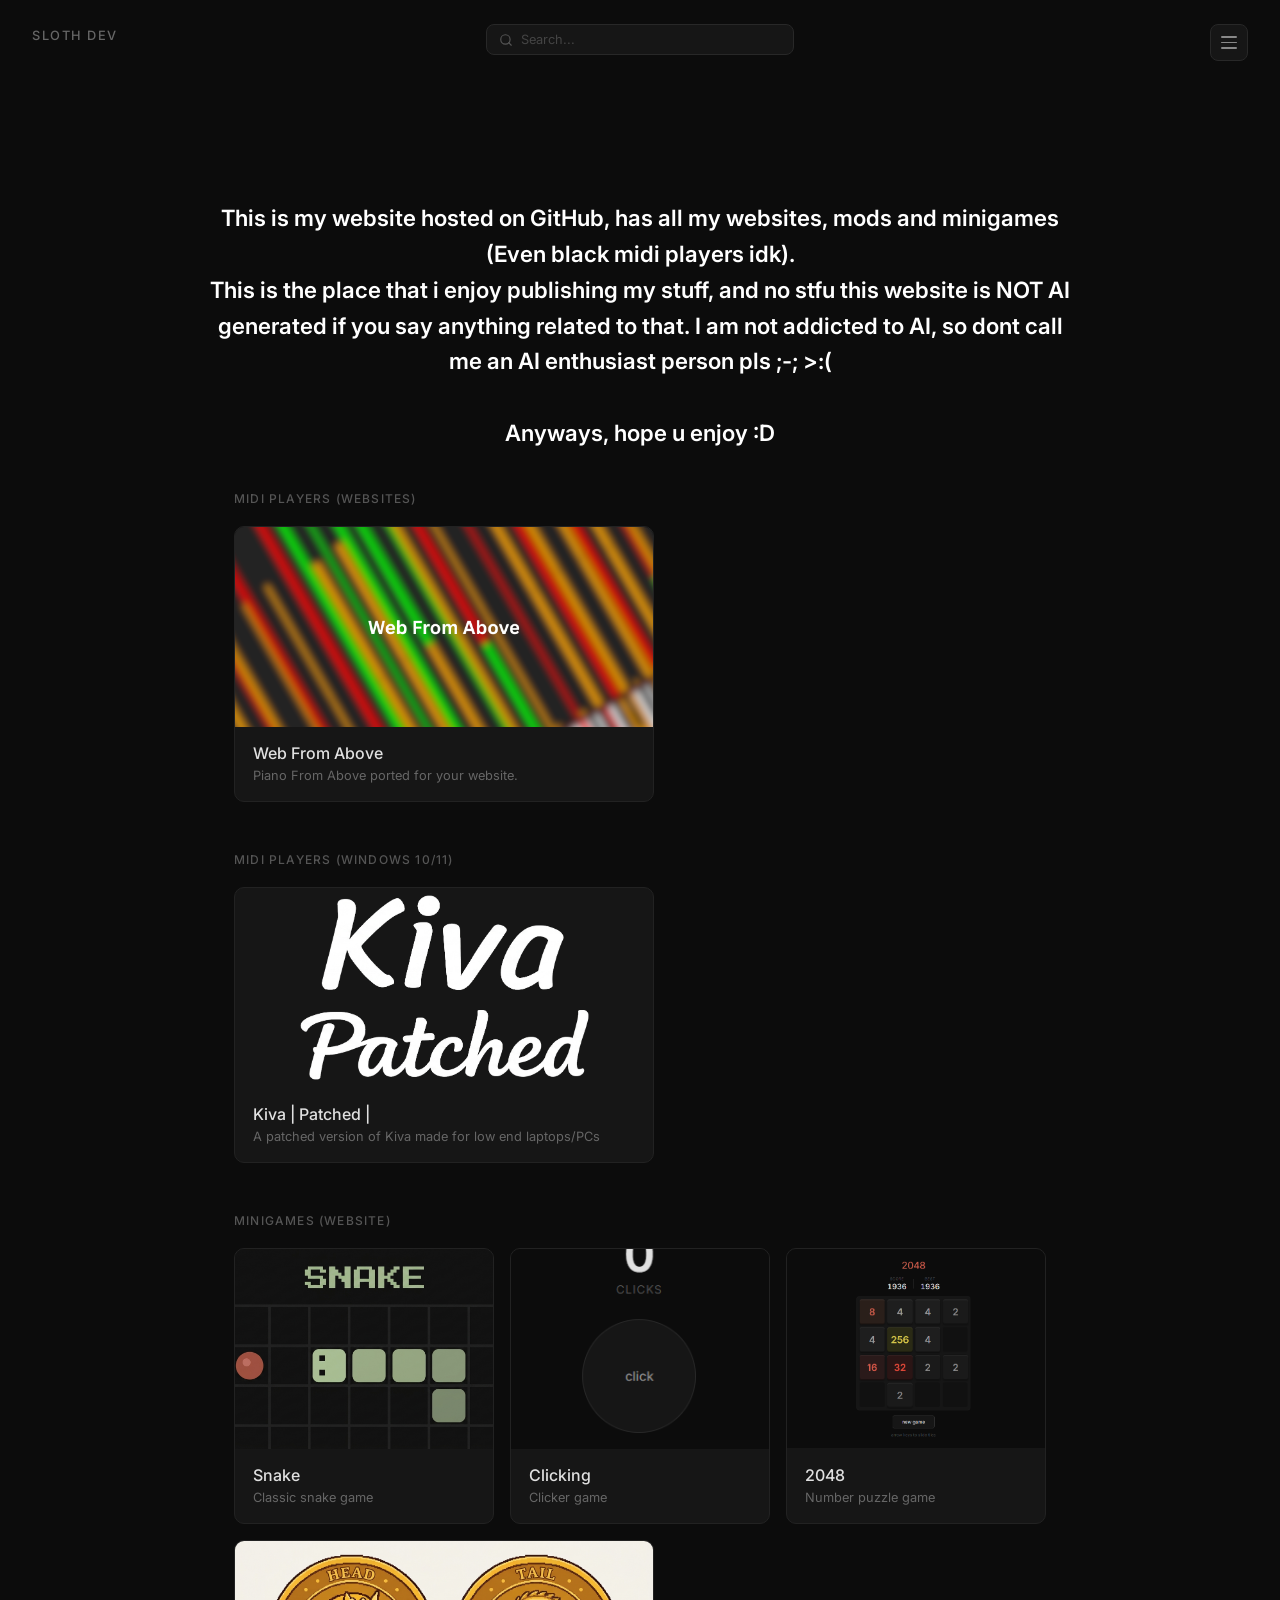
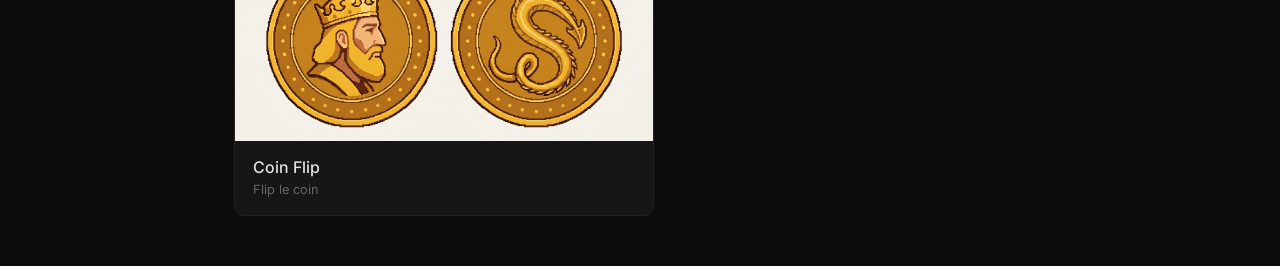
<file: index.html>
<!DOCTYPE html>
<html lang="en">
<head>
  <meta charset="UTF-8">
  <meta name="viewport" content="width=device-width, initial-scale=1.0">
  <title>SlothDev</title>
  <link rel="stylesheet" href="style.css">
</head>
<body>
  <div class="glow glow-1"></div>
  <div class="glow glow-2"></div>
  <div class="glow glow-3"></div>
  <div class="glow glow-4"></div>
  <div class="grain"></div>
  <nav class="navbar">
    <div class="search-bar">
      <svg class="search-icon" viewBox="0 0 24 24" fill="none" stroke="currentColor" stroke-width="2" stroke-linecap="round" stroke-linejoin="round">
        <circle cx="11" cy="11" r="8"></circle>
        <line x1="21" y1="21" x2="16.65" y2="16.65"></line>
      </svg>
      <input type="text" placeholder="Search..." class="search-input">
    </div>
  </nav>
  <button class="menu-btn" id="menuBtn">
    <span></span>
    <span></span>
    <span></span>
  </button>
  <div class="sidebar" id="sidebar">
    <span class="sidebar-item" id="helpBtn">Help</span>
  </div>
  <div class="modal-overlay" id="modalOverlay">
    <div class="modal">
      <button class="modal-close" id="modalClose">&times;</button>
      <h2>Help</h2>
      <p>Nothing here yet.</p>
    </div>
  </div>
  <div class="page">
    <div class="hero">
      <h1 class="title">Sloth Dev</h1>
    </div>
    <p class="subtitle">This is my website hosted on GitHub, has all my websites, mods and minigames (Even black midi players idk).<br>This is the place that i enjoy publishing my stuff, and no stfu this website is NOT AI generated if you say anything related to that. I am not addicted to AI, so dont call me an AI enthusiast person pls ;-; >:(<br><br>Anyways, hope u enjoy :D</p>
    <section class="section">
      <h2>MIDI Players (Websites)</h2>
      <div class="section-content">
        <a href="MIDI Players/Web From Above/index.html" class="card" data-name="Web From Above">
          <div class="card-bg"></div>
          <div class="card-footer">
            <h1>Web From Above</h1>
            <p>Piano From Above ported for your website.</p>
          </div>
        </a>
      </div>
    </section>
    <section class="section">
      <h2>MIDI Players (Windows 10/11)</h2>
      <div class="section-content">
        <a href="https://github.com/SlothPlayer2241/Kiva-Patched" target="_blank" rel="noopener noreferrer" class="card card-kiva" data-name="Kiva Patched">
          <div class="card-bg"></div>
          <div class="card-footer">
            <h1>Kiva | Patched |</h1>
            <p>A patched version of Kiva made for low end laptops/PCs</p>
          </div>
        </a>
      </div>
    </section>
    <section class="section">
      <h2>Minigames (Website)</h2>
      <div class="section-content">
        <a href="Minigames/snake game/index.html" class="card card-snake" data-name="Snake">
          <div class="card-bg"></div>
          <div class="card-footer">
            <h1>Snake</h1>
            <p>Classic snake game</p>
          </div>
        </a>
        <a href="Minigames/clicker game/index.html" class="card card-clicker" data-name="Clicking">
          <div class="card-bg"></div>
          <div class="card-footer">
            <h1>Clicking</h1>
            <p>Clicker game</p>
          </div>
        </a>
        <a href="Minigames/2048%20game/index.html" class="card card-2048" data-name="2048">
          <div class="card-bg"></div>
          <div class="card-footer">
            <h1>2048</h1>
            <p>Number puzzle game</p>
          </div>
        </a>
        <a href="Minigames/coin%20flip/index.html" class="card card-coinflip" data-name="Coin Flip">
          <div class="card-bg"></div>
          <div class="card-footer">
            <h1>Coin Flip</h1>
            <p>Flip le coin</p>
          </div>
        </a>
      </div>
    </section>
  </div>
  <script src="script.js"></script>
</body>
</html>
</file>
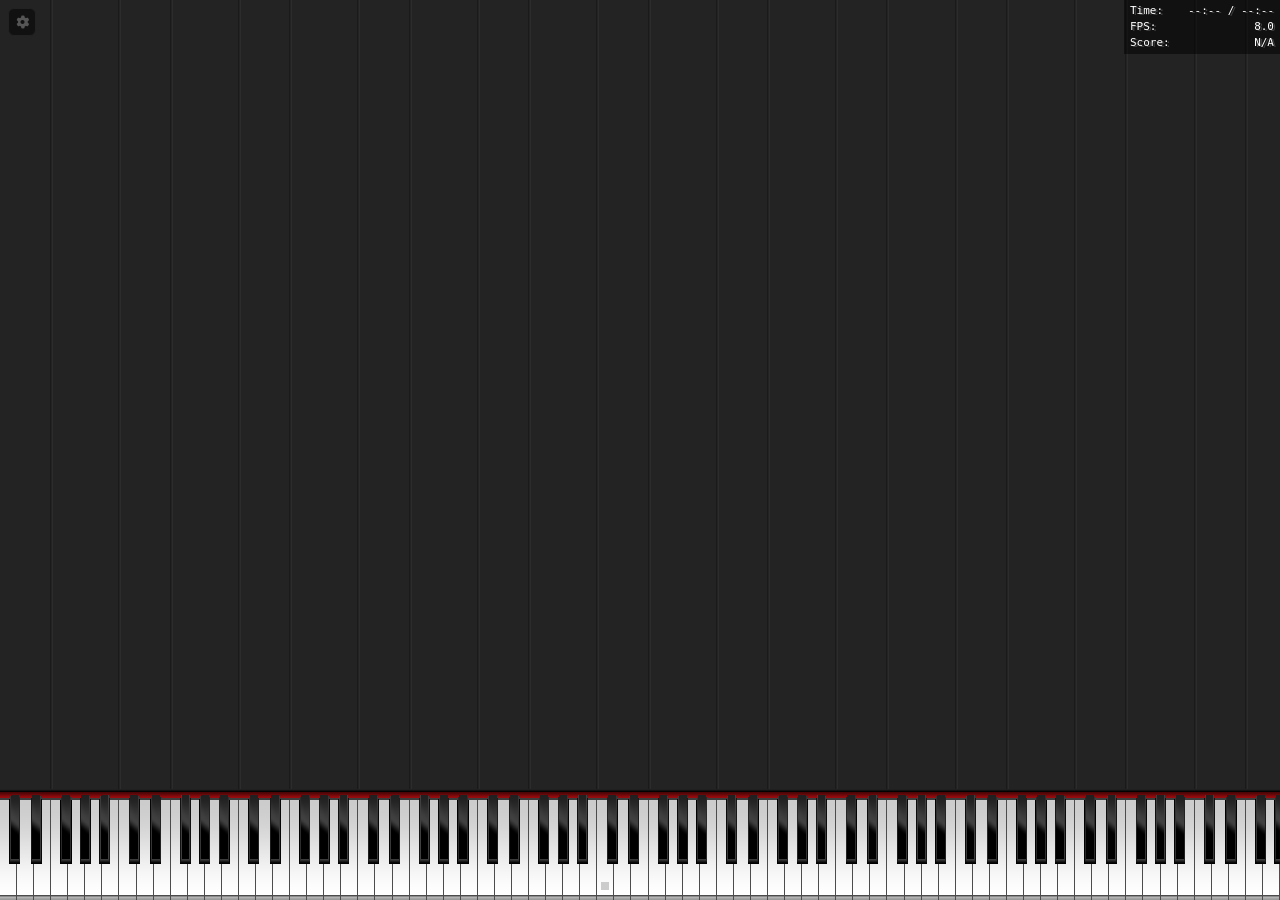
<file: MIDI Players/Web From Above/index.html>
<!DOCTYPE html>
<html lang="en">
<head>
<meta property="og:title" content="Web From Above">
<meta property="og:description" content="Your PFA everywhere.">
<meta property="og:image" content="https://kommodo.ai/i/whGc5yhyPUeaB1IFfu2r">
<meta property="og:url" content="https://webfromabove.github.io">
<meta charset="UTF-8">
<meta name="viewport" content="width=device-width, initial-scale=1.0">
<title>Web From Above</title>
<link rel="preconnect" href="https://fonts.googleapis.com">
<link rel="preconnect" href="https://fonts.gstatic.com" crossorigin>
<link href="https://fonts.googleapis.com/css2?family=Inter:wght@400;500;600&display=swap" rel="stylesheet">
<link rel="stylesheet" href="css/style.css">
<link rel="stylesheet" href="https://cdnjs.cloudflare.com/ajax/libs/font-awesome/6.5.2/css/all.min.css">
</head>
<body>
  <button id="settingsToggle" class="settings-toggle-btn" title="Settings (Esc)"><i class="fa-solid fa-gear"></i></button>
  <div class="overlay" id="settingsOverlay"></div>

   <div id="statusOverlay" style="position:fixed;top:0;right:0;width:156px;background:rgba(0,0,0,0.5);color:#fff;font:11px 'Consolas',monospace;padding:3px 6px;z-index:490;pointer-events:none;box-sizing:border-box;"></div>
   <div id="messageOverlay" style="position:fixed;left:0;right:0;top:28%;background:rgba(0,0,0,0.25);color:#fff;font:14px 'Segoe UI',sans-serif;padding:10px 16px;text-align:center;text-shadow:2px 2px 0 #404040;z-index:490;pointer-events:none;display:none;white-space:pre-line;"></div>
   <div id="top10Overlay" style="position:fixed;left:0;right:0;background:rgba(0,0,0,0.25);color:#fff;font:11px 'Consolas',monospace;padding:6px 10px;z-index:490;pointer-events:none;display:none;"></div>

  <div id="loadingScreen" style="display:none;position:fixed;top:0;left:0;width:100%;height:100%;background:rgba(0,0,0,0.9);z-index:10000;flex-direction:column;align-items:center;justify-content:center;color:#FF6B6B;font-family:'Segoe UI',sans-serif;">
     <div style="font-size:48px;margin-bottom:20px;">⏳</div>
     <div style="font-size:24px;font-weight:600;">Loading...</div>
     <div id="loadingText" style="font-size:14px;color:#aaa;margin-top:10px;"></div>
  </div>

  <div id="errorPopup" class="error-popup">
      <span id="errorPopupText"></span>
  </div>

  <div class="settings-panel" id="settingsPanel"><!-- built by ui.js from the settings schema --></div>

<canvas id="c"></canvas>

<script src="js/sf2-parser.js"></script>
<script type="module" src="js/app.js"></script>
</body>
</html>
</file>
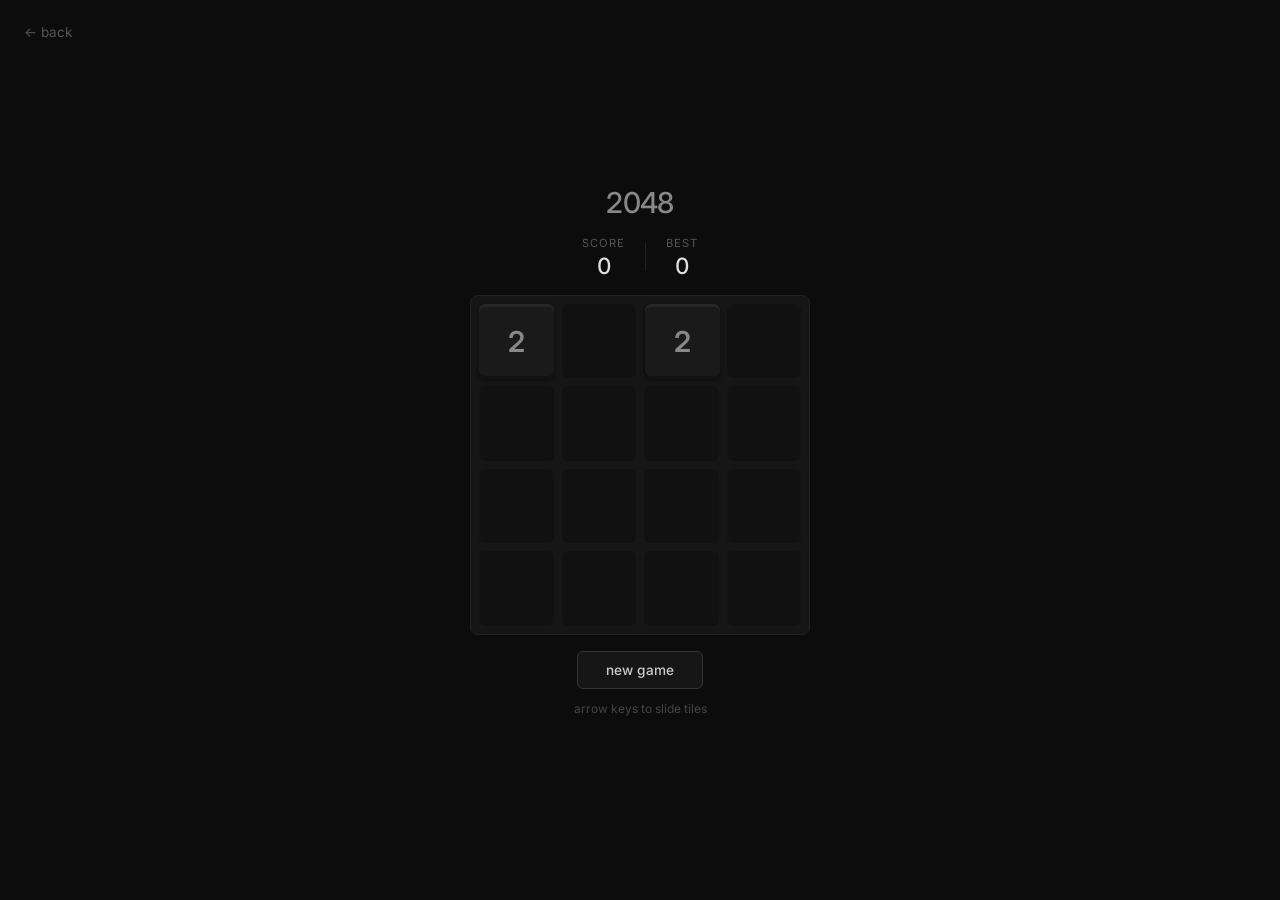
<file: Minigames/2048 game/index.html>
<!DOCTYPE html>
<html lang="en">
<head>
    <meta charset="UTF-8">
    <meta name="viewport" content="width=device-width, initial-scale=1.0">
    <title>2048 - slothdev</title>
    <link rel="preconnect" href="https://fonts.googleapis.com">
    <link rel="preconnect" href="https://fonts.gstatic.com" crossorigin>
    <link href="https://fonts.googleapis.com/css2?family=Inter:wght@400;500;600&display=swap" rel="stylesheet">
    <link rel="stylesheet" href="style.css">
</head>
<body>
    <a href="../../index.html" class="back-link">&larr; back</a>
    <div class="game-container">
        <h1>2048</h1>
        <div class="score-board">
            <div class="score-item">
                <span class="score-label">score</span>
                <span class="score-value" id="score">0</span>
            </div>
            <div class="score-divider"></div>
            <div class="score-item">
                <span class="score-label">best</span>
                <span class="score-value" id="highScore">0</span>
            </div>
        </div>
        <div class="board" id="board"></div>
        <div id="gameOver" class="hidden">
            <h2>game over</h2>
            <button id="restartBtn">try again</button>
        </div>
        <div id="winOverlay" class="hidden">
            <h2>you win!</h2>
            <button id="keepBtn">keep going</button>
            <button id="restartBtn2">new game</button>
        </div>
        <div class="controls">
            <button id="newGameBtn">new game</button>
        </div>
        <p class="instructions">arrow keys to slide tiles</p>
    </div>
    <script src="script.js"></script>
</body>
</html>
</file>
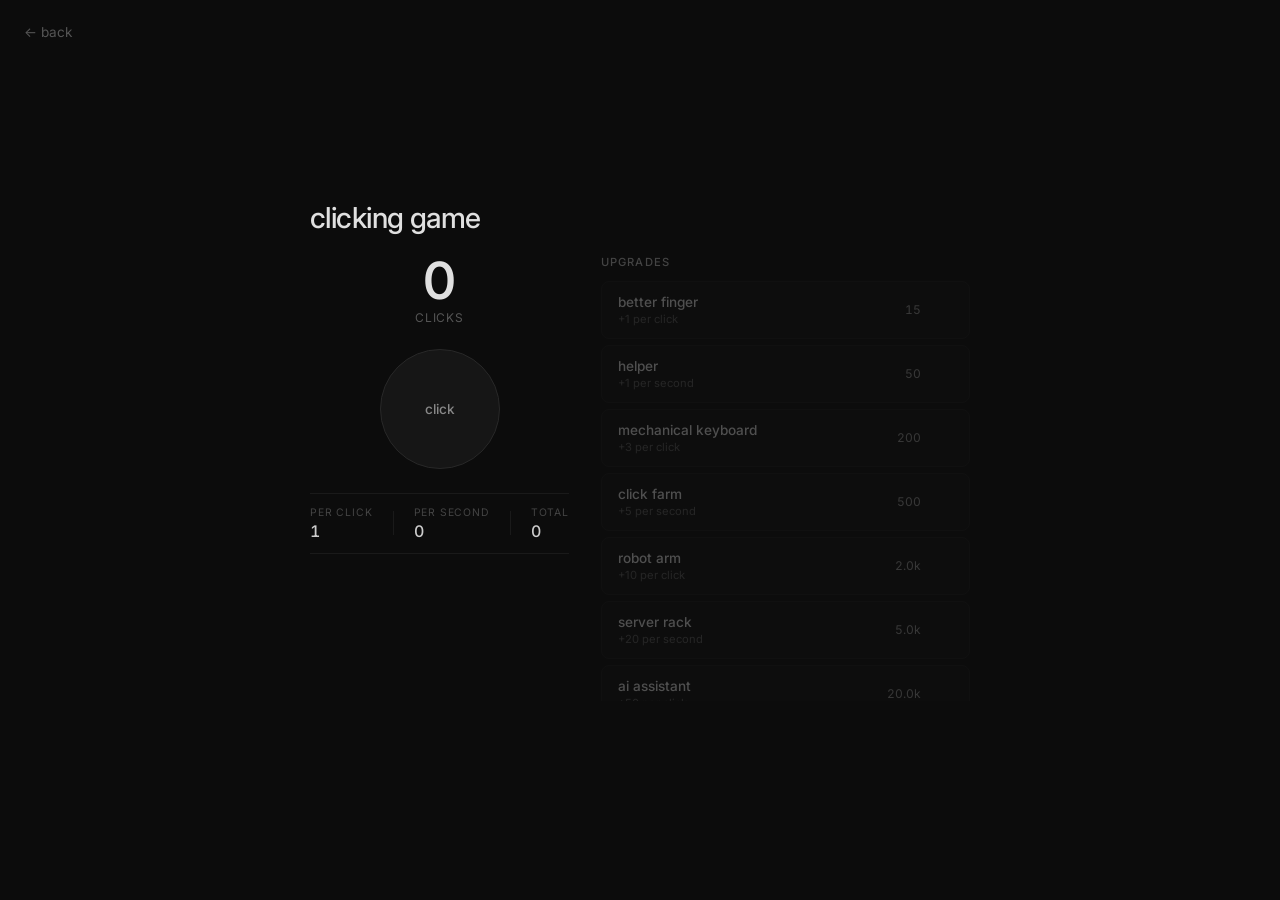
<file: Minigames/clicker game/index.html>
<!DOCTYPE html>
<html lang="en">
<head>
    <meta charset="UTF-8">
    <meta name="viewport" content="width=device-width, initial-scale=1.0">
    <title>clicking game - slothdev</title>
    <link rel="preconnect" href="https://fonts.googleapis.com">
    <link rel="preconnect" href="https://fonts.gstatic.com" crossorigin>
    <link href="https://fonts.googleapis.com/css2?family=Inter:wght@400;500;600&display=swap" rel="stylesheet">
    <link rel="stylesheet" href="style.css">
</head>
<body>
    <a href="../../index.html" class="back-link">&larr; back</a>
    <div class="game-container">
        <h1>clicking game</h1>
        <div class="main-layout">
            <div class="left-panel">
                <div class="count-display">
                    <span class="count" id="count">0</span>
                    <span class="count-label">clicks</span>
                </div>
                <div class="click-area">
                    <button id="clickBtn" class="click-btn">
                        <span class="click-ring"></span>
                        <span class="click-inner">click</span>
                    </button>
                    <div id="floaters"></div>
                </div>
                <div class="stats-bar">
                    <div class="stat">
                        <span class="stat-label">per click</span>
                        <span class="stat-value" id="perClick">1</span>
                    </div>
                    <div class="stat-divider"></div>
                    <div class="stat">
                        <span class="stat-label">per second</span>
                        <span class="stat-value" id="perSecond">0</span>
                    </div>
                    <div class="stat-divider"></div>
                    <div class="stat">
                        <span class="stat-label">total</span>
                        <span class="stat-value" id="totalClicks">0</span>
                    </div>
                </div>
            </div>
            <div class="right-panel">
                <h2>upgrades</h2>
                <div class="upgrade-grid" id="upgradeGrid"></div>
            </div>
        </div>
    </div>
    <script src="script.js"></script>
</body>
</html>
</file>
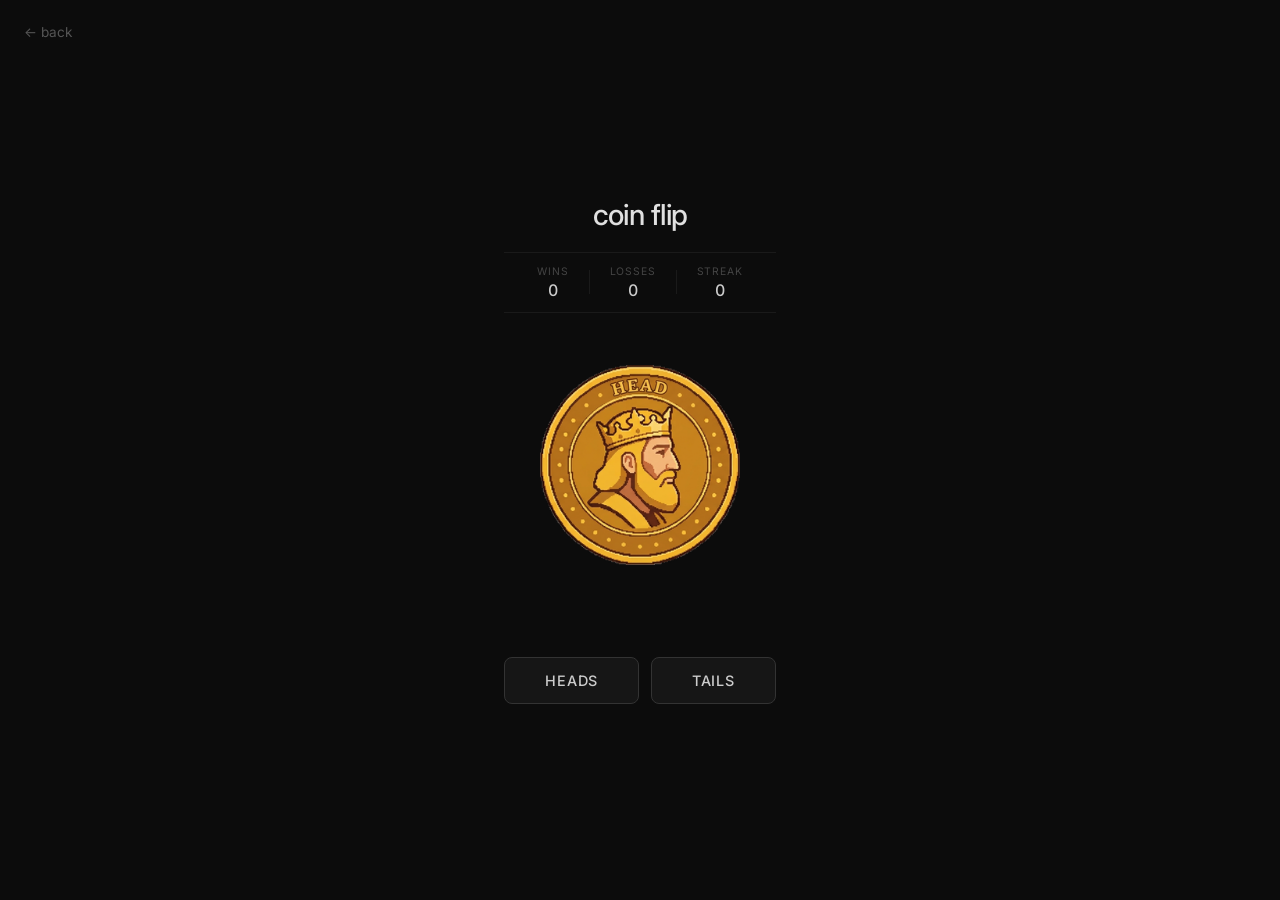
<file: Minigames/coin flip/index.html>
<!DOCTYPE html>
<html lang="en">
<head>
    <meta charset="UTF-8">
    <meta name="viewport" content="width=device-width, initial-scale=1.0">
    <title>coin flip - slothdev</title>
    <link rel="preconnect" href="https://fonts.googleapis.com">
    <link rel="preconnect" href="https://fonts.gstatic.com" crossorigin>
    <link href="https://fonts.googleapis.com/css2?family=Inter:wght@400;500;600&display=swap" rel="stylesheet">
    <link rel="stylesheet" href="style.css">
</head>
<body>
    <a href="../../index.html" class="back-link">&larr; back</a>
    <div class="game-container">
        <h1>coin flip</h1>
        <div class="stats-bar">
            <div class="stat">
                <span class="stat-label">wins</span>
                <span class="stat-value" id="wins">0</span>
            </div>
            <div class="stat-divider"></div>
            <div class="stat">
                <span class="stat-label">losses</span>
                <span class="stat-value" id="losses">0</span>
            </div>
            <div class="stat-divider"></div>
            <div class="stat">
                <span class="stat-label">streak</span>
                <span class="stat-value" id="streak">0</span>
            </div>
        </div>
        <div class="coin-area">
            <div class="coin" id="coin">
                <img src="head.png" alt="" id="coinImg">
            </div>
        </div>
        <p class="result" id="result"></p>
        <div class="choices">
            <button id="headBtn" class="choice-btn">heads</button>
            <button id="tailBtn" class="choice-btn">tails</button>
        </div>
    </div>
    <script src="script.js"></script>
</body>
</html>
</file>
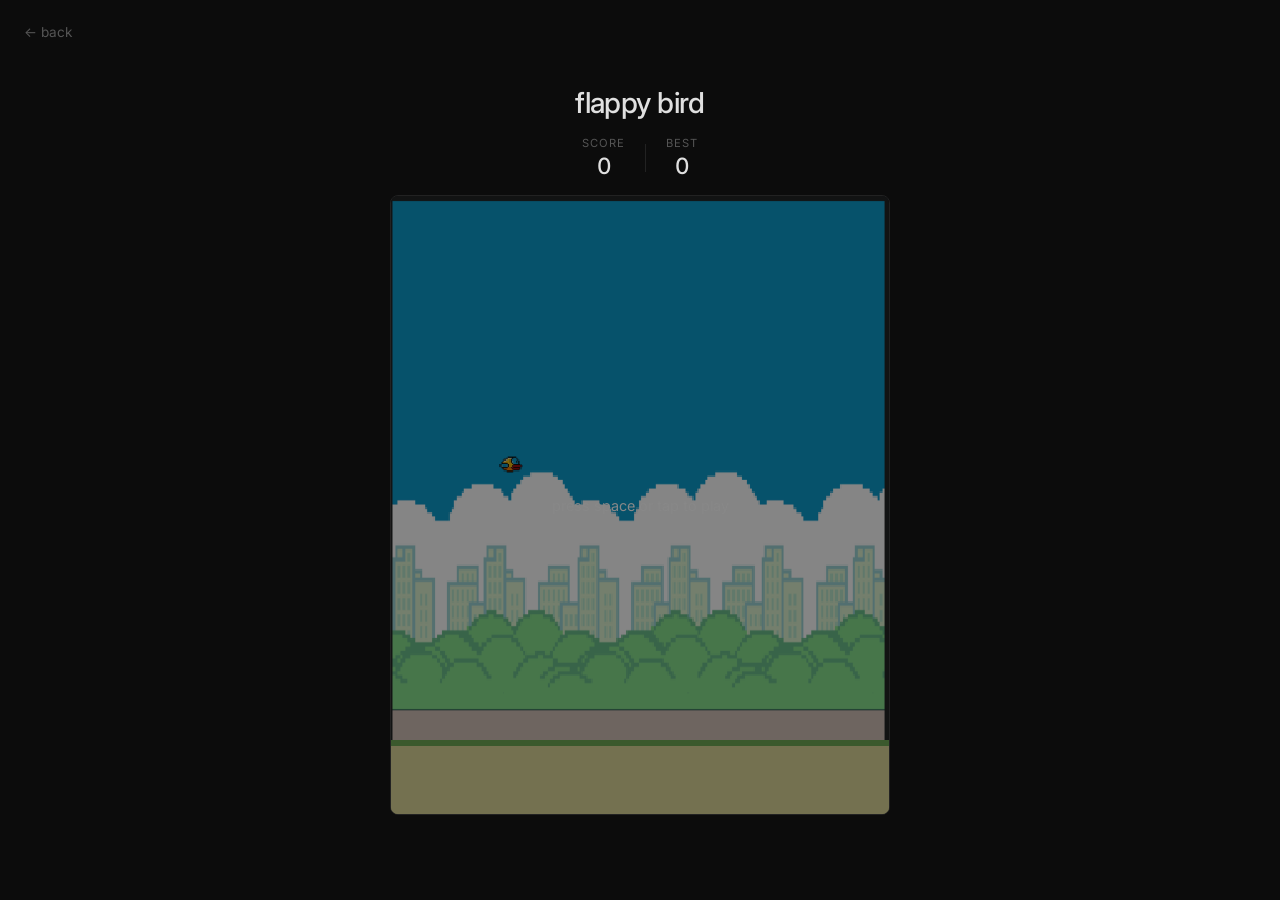
<file: Minigames/flappy bird/index.html>
<!DOCTYPE html>
<html lang="en">
<head>
    <meta charset="UTF-8">
    <meta name="viewport" content="width=device-width, initial-scale=1.0">
    <title>flappy bird - slothdev</title>
    <link rel="preconnect" href="https://fonts.googleapis.com">
    <link rel="preconnect" href="https://fonts.gstatic.com" crossorigin>
    <link href="https://fonts.googleapis.com/css2?family=Inter:wght@400;500;600&display=swap" rel="stylesheet">
    <link rel="stylesheet" href="style.css">
</head>
<body>
    <a href="../../index.html" class="back-link">&larr; back</a>
    <div class="game-container">
        <h1>flappy bird</h1>
        <div class="score-board">
            <div class="score-item">
                <span class="score-label">score</span>
                <span class="score-value" id="score">0</span>
            </div>
            <div class="score-divider"></div>
            <div class="score-item">
                <span class="score-label">best</span>
                <span class="score-value" id="highScore">0</span>
            </div>
        </div>
        <div class="canvas-wrap">
            <canvas id="gameCanvas" width="400" height="500"></canvas>
            <div id="startOverlay">
                <p>press space or tap to play</p>
            </div>
            <div id="gameOver" class="hidden">
                <h2>game over</h2>
                <p>score: <span id="finalScore">0</span></p>
                <button id="restartBtn">try again</button>
            </div>
        </div>
    </div>
    <script src="script.js"></script>
</body>
</html>
</file>
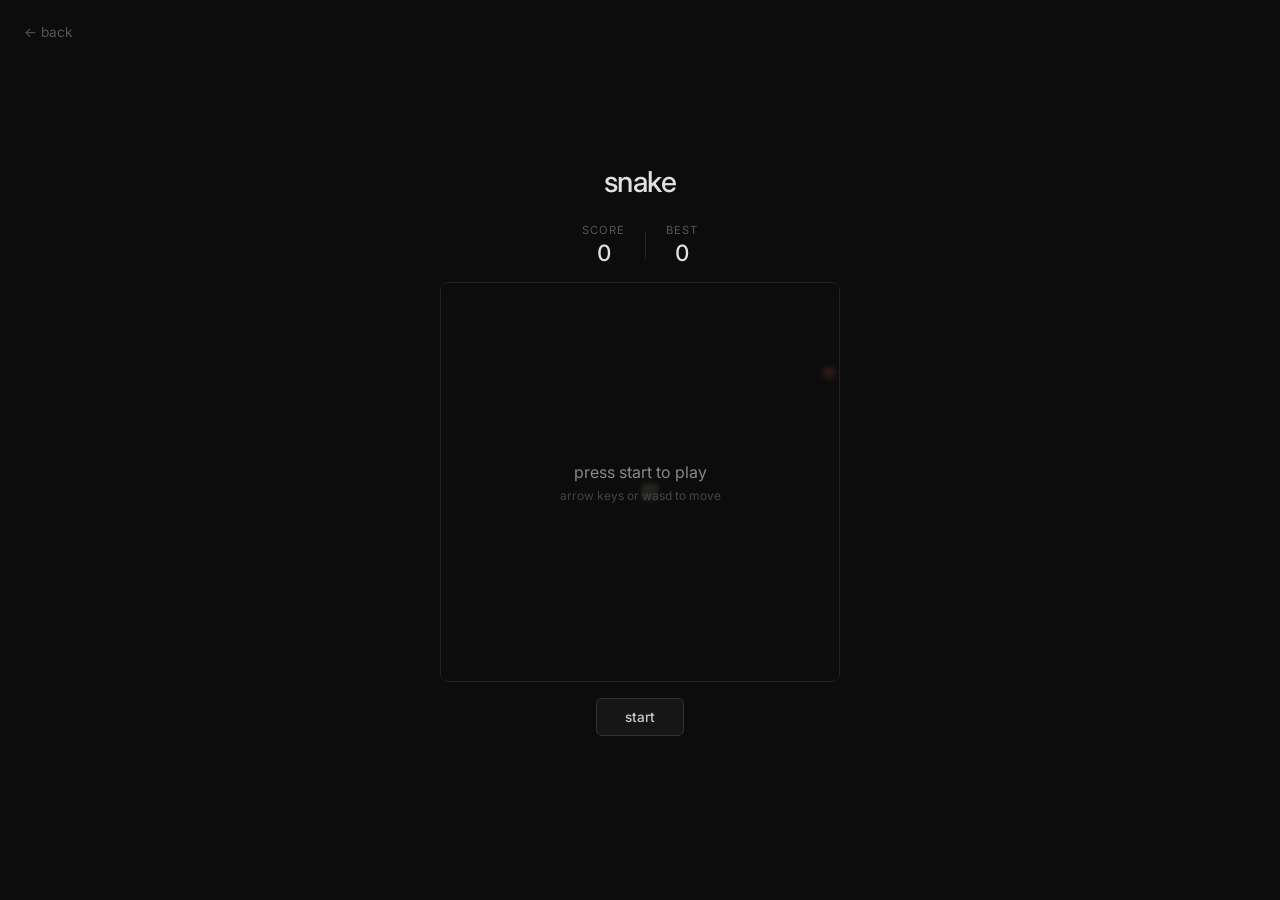
<file: Minigames/snake game/index.html>
<!DOCTYPE html>
<html lang="en">
<head>
    <meta charset="UTF-8">
    <meta name="viewport" content="width=device-width, initial-scale=1.0">
    <title>snake - slothdev</title>
    <link rel="preconnect" href="https://fonts.googleapis.com">
    <link rel="preconnect" href="https://fonts.gstatic.com" crossorigin>
    <link href="https://fonts.googleapis.com/css2?family=Inter:wght@400;500;600&display=swap" rel="stylesheet">
    <link rel="stylesheet" href="style.css">
</head>
<body>
    <a href="../../index.html" class="back-link">&larr; back</a>
    <div class="game-container">
        <h1>snake</h1>
        <div class="score-board">
            <div class="score-item">
                <span class="score-label">score</span>
                <span class="score-value" id="score">0</span>
            </div>
            <div class="score-divider"></div>
            <div class="score-item">
                <span class="score-label">best</span>
                <span class="score-value" id="highScore">0</span>
            </div>
        </div>
        <div class="canvas-wrap">
            <canvas id="gameCanvas" width="400" height="400"></canvas>
            <div id="startOverlay">
                <p>press start to play</p>
                <p class="subtext">arrow keys or wasd to move</p>
            </div>
            <div id="gameOver" class="hidden">
                <h2>dead.</h2>
                <p>score: <span id="finalScore">0</span></p>
                <button id="restartBtn">try again</button>
            </div>
        </div>
        <div class="controls">
            <button id="startBtn">start</button>
            <button id="pauseBtn" class="hidden">pause</button>
        </div>
    </div>
    <script src="script.js"></script>
</body>
</html>
</file>
<file: style.css>
@import url('https://fonts.googleapis.com/css2?family=Inter:wght@400;500;600&display=swap');

*, *::before, *::after {
  margin: 0;
  padding: 0;
  box-sizing: border-box;
}

body {
  min-height: 100vh;
  background: #0c0c0c;
  color: #e0e0e0;
  font-family: 'Inter', sans-serif;
  -webkit-font-smoothing: antialiased;
}

.page {
  position: relative;
  z-index: 1;
}

.hero {
  position: absolute;
  top: 28px;
  left: 32px;
  opacity: 0;
  animation: fadeIn 0.6s ease 0.1s forwards;
}

.title {
  font-size: 0.8rem;
  font-weight: 500;
  color: #666;
  letter-spacing: 1.5px;
  text-transform: uppercase;
}

.subtitle {
  text-align: center;
  font-size: 1.4rem;
  font-weight: 600;
  color: #fff;
  padding: 200px 20px 40px;
  max-width: 900px;
  margin: 0 auto;
  line-height: 1.6;
  opacity: 0;
  animation: fadeIn 0.6s ease 0.2s forwards;
}

.section {
  max-width: 860px;
  margin: 0 auto;
  padding: 0 24px 50px;
  opacity: 0;
  transform: translateY(20px);
  animation: fadeUp 0.6s ease forwards;
}

.section:nth-child(2) {
  animation-delay: 0.3s;
}

.section:nth-child(3) {
  animation-delay: 0.45s;
}

.section:nth-child(4) {
  animation-delay: 0.6s;
}

.section h2 {
  font-size: 0.75rem;
  font-weight: 500;
  color: #555;
  text-transform: uppercase;
  letter-spacing: 1.2px;
  margin-bottom: 20px;
}

.section-content {
  display: flex;
  flex-wrap: wrap;
  gap: 16px;
}

.subsection-title {
  font-size: 0.7rem;
  font-weight: 500;
  color: #444;
  text-transform: uppercase;
  letter-spacing: 1px;
  margin: 24px 0 14px;
}

.card {
  flex: 1 1 260px;
  max-width: 420px;
  border-radius: 10px;
  overflow: hidden;
  background: #161616;
  border: 1px solid #222;
  text-decoration: none;
  display: block;
  cursor: pointer;
  transition: border-color 0.2s ease, transform 0.2s ease;
  opacity: 0;
  transform: translateY(16px);
  animation: fadeUp 0.5s ease forwards;
}

.card:nth-child(1) {
  animation-delay: 0.5s;
}

.card:nth-child(2) {
  animation-delay: 0.65s;
}

.card:nth-child(3) {
  animation-delay: 0.8s;
}

.card:hover {
  border-color: #444;
  transform: translateY(-2px);
}

.card-plain .card-footer {
  background: #161616;
}

.card-kiva .card-bg {
  background: url("Wallpapers/kiva-patched-wallpaper.png") center / 70% no-repeat;
}

.card-snake .card-bg {
  background: url("Wallpapers/snake-game-wallpaper.png") center / cover no-repeat;
}

.card-clicker .card-bg {
  background: url("Wallpapers/clicker-game-wallpaper.png") center / cover no-repeat;
}

.card-2048 .card-bg {
  background: url("Wallpapers/2048-game-wallpaper.png") center / 130% no-repeat;
}

.card-coinflip .card-bg {
  background: url("Minigames/coin flip/coin-flip-wallpaper.png") center / cover no-repeat;
}

.card-bg {
  width: 100%;
  height: 200px;
  background: url("Wallpapers/webfromabove-wallpaper.png") center / cover no-repeat;
}

.card-footer {
  padding: 16px 18px;
}

.card h1 {
  font-size: 1rem;
  font-weight: 500;
  color: #e0e0e0;
  margin-bottom: 4px;
}

.card p {
  font-size: 0.8rem;
  color: #666;
  line-height: 1.4;
}

.navbar {
  position: fixed;
  top: 24px;
  left: 50%;
  transform: translateX(-50%);
  z-index: 10;
}

.search-bar {
  display: flex;
  align-items: center;
  gap: 8px;
  background: #161616;
  border: 1px solid #282828;
  border-radius: 8px;
  padding: 7px 12px;
  transition: border-color 0.2s ease;
}

.search-bar:focus-within {
  border-color: #444;
}

.search-icon {
  width: 14px;
  height: 14px;
  color: #555;
  flex-shrink: 0;
}

.search-input {
  background: none;
  border: none;
  outline: none;
  font-family: 'Inter', sans-serif;
  font-size: 0.8rem;
  color: #ccc;
  width: 260px;
}

.search-input::placeholder {
  color: #444;
}

.menu-btn {
  position: fixed;
  top: 24px;
  right: 32px;
  z-index: 10;
  display: flex;
  flex-direction: column;
  gap: 4px;
  background: #161616;
  border: 1px solid #282828;
  border-radius: 8px;
  padding: 11px 10px;
  cursor: pointer;
  transition: border-color 0.2s ease;
}

.menu-btn:hover {
  border-color: #444;
}

.menu-btn span {
  display: block;
  width: 16px;
  height: 1.5px;
  background: #888;
  border-radius: 1px;
  transition: all 0.2s ease;
}

.menu-btn.active span:nth-child(1) {
  transform: translateY(5.5px) rotate(45deg);
}

.menu-btn.active span:nth-child(2) {
  opacity: 0;
}

.menu-btn.active span:nth-child(3) {
  transform: translateY(-5.5px) rotate(-45deg);
}

.sidebar {
  position: fixed;
  top: 0;
  right: -280px;
  width: 280px;
  height: 100vh;
  background: #111;
  border-left: 1px solid #222;
  z-index: 9;
  transition: right 0.3s ease;
  display: flex;
  flex-direction: column;
  justify-content: flex-end;
}

.sidebar.open {
  right: 0;
}

.sidebar-item {
  display: block;
  padding: 16px 24px;
  font-size: 0.85rem;
  color: #666;
  cursor: pointer;
  transition: color 0.15s ease;
}

.sidebar-item:hover {
  color: #ccc;
}

.modal-overlay {
  position: fixed;
  inset: 0;
  background: rgba(0, 0, 0, 0.6);
  z-index: 20;
  display: flex;
  align-items: center;
  justify-content: center;
  opacity: 0;
  pointer-events: none;
  transition: opacity 0.2s ease;
}

.modal-overlay.open {
  opacity: 1;
  pointer-events: auto;
}

.modal {
  background: #161616;
  border: 1px solid #282828;
  border-radius: 10px;
  padding: 28px;
  width: 340px;
  position: relative;
  transform: scale(0.95);
  transition: transform 0.2s ease;
}

.modal-overlay.open .modal {
  transform: scale(1);
}

.modal-close {
  position: absolute;
  top: 14px;
  right: 14px;
  background: none;
  border: none;
  color: #555;
  font-size: 1.2rem;
  cursor: pointer;
  transition: color 0.15s ease;
}

.modal-close:hover {
  color: #ccc;
}

.modal h2 {
  font-size: 1rem;
  font-weight: 500;
  color: #e0e0e0;
  margin-bottom: 10px;
}

.modal p {
  font-size: 0.8rem;
  color: #666;
}

@keyframes fadeIn {
  to { opacity: 1; }
}

@keyframes fadeUp {
  to {
    opacity: 1;
    transform: translateY(0);
  }
}
</file>
<file: MIDI Players/Web From Above/css/style.css>
* { margin: 0; padding: 0; box-sizing: border-box; }
html, body { width: 100%; height: 100%; background: #0a0a0a; overflow: hidden; }
html { position: fixed; }
canvas { display: block; position: absolute; top: 0; left: 0; }

/* ===== Settings Panel (floating) ===== */
.settings-panel {
    position: fixed;
    top: 50%;
    left: 50%;
    transform: translate(-50%, -50%) scale(0.98);
    width: 700px;
    max-width: 94vw;
    max-height: 88vh;
    min-width: 320px;
    min-height: 220px;
    background: #0c0c0c;
    border: 1px solid #1a1a1a;
    border-radius: 8px;
    z-index: 1001;
    font-family: 'Inter', system-ui, sans-serif;
    font-size: 12px;
    color: #888;
    opacity: 0;
    pointer-events: none;
    transition: opacity 0.2s ease, transform 0.2s ease;
    box-shadow: 0 12px 40px rgba(0,0,0,0.8);
    display: flex;
    flex-direction: column;
    overflow: hidden;
}
.settings-panel.active { opacity: 1; pointer-events: auto; transform: translate(-50%, -50%) scale(1); }

/* ===== Title Bar ===== */
.settings-header {
    padding: 10px 14px;
    background: #0c0c0c;
    border-bottom: 1px solid #1a1a1a;
    display: flex;
    justify-content: space-between;
    align-items: center;
    user-select: none;
    -webkit-user-select: none;
    flex-shrink: 0;
    cursor: move;
    touch-action: none;
}
.settings-header .header-left { display: flex; align-items: center; gap: 8px; color: #555; font-size: 12px; }
.settings-header h2 { color: #e0e0e0; font-size: 13px; font-weight: 500; margin: 0; }
.settings-close {
    background: none;
    border: none;
    color: #555;
    font-size: 16px;
    cursor: pointer;
    padding: 0 4px;
    line-height: 1;
    border-radius: 4px;
}
.settings-close:hover { color: #e0e0e0; }
.lang-btn {
    background: transparent;
    border: 1px solid #222;
    color: #555;
    font: 500 10px 'Inter', sans-serif;
    padding: 3px 8px;
    cursor: pointer;
    text-align: center;
    border-radius: 4px;
}
.lang-btn:hover { color: #e0e0e0; border-color: #333; }

/* ===== Language Dropdown ===== */
.lang-dropdown {
    position: absolute;
    top: 44px;
    left: 60px;
    background: #111;
    border: 1px solid #1a1a1a;
    border-radius: 6px;
    z-index: 1002;
    font-size: 12px;
    min-width: 170px;
    max-height: 260px;
    overflow-y: auto;
    opacity: 0;
    pointer-events: none;
    transform: translateY(-4px);
    transition: opacity 0.18s ease, transform 0.18s ease;
    box-shadow: 0 8px 20px rgba(0,0,0,0.8);
    padding: 4px;
}
.lang-dropdown.visible { opacity: 1; pointer-events: auto; transform: translateY(0); }
.lang-dropdown button {
    display: block;
    width: 100%;
    text-align: left;
    background: none;
    border: none;
    border-radius: 4px;
    color: #888;
    padding: 6px 10px;
    font-size: 12px;
    cursor: pointer;
}
.lang-dropdown button:hover { background: #161616; color: #e0e0e0; }
.lang-dropdown button.active { background: #161616; color: #6aa84f; }

/* ===== Body: nav + content ===== */
.settings-body {
    display: flex;
    min-height: 0;
    flex: 1;
}
.settings-nav {
    width: 140px;
    flex-shrink: 0;
    border-right: 1px solid #1a1a1a;
    padding: 8px 6px;
    display: flex;
    flex-direction: column;
    gap: 2px;
}
.settings-nav-btn {
    display: flex;
    align-items: center;
    gap: 8px;
    background: none;
    border: none;
    border-radius: 6px;
    color: #555;
    font-family: 'Inter', sans-serif;
    font-size: 12px;
    padding: 8px 10px;
    cursor: pointer;
    text-align: left;
    transition: background 0.12s, color 0.12s;
}
.settings-nav-btn:hover { background: #161616; color: #ccc; }
.settings-nav-btn.active { background: #161616; color: #e0e0e0; }
.settings-nav-btn .nav-icon { width: 16px; text-align: center; font-size: 12px; color: #444; }
.settings-nav-btn.active .nav-icon { color: #6aa84f; }
.settings-content {
    flex: 1;
    min-width: 0;
    min-height: 140px;
    padding: 12px 14px;
    overflow-y: auto;
}
.settings-page { display: none; }
.settings-page.active { display: block; }

/* ===== Cards ===== */
.settings-card {
    background: #111;
    border: 1px solid #1a1a1a;
    border-radius: 6px;
    margin-bottom: 10px;
    overflow: hidden;
}
.settings-card-title {
    padding: 8px 12px;
    font-weight: 500;
    font-size: 12px;
    color: #ccc;
    border-bottom: 1px solid #1a1a1a;
    display: flex;
    align-items: center;
    gap: 6px;
}
.settings-card-title i { color: #444; font-size: 11px; }
.settings-card-body { padding: 4px 12px 10px; }
.settings-hint { color: #555; font-size: 11px; margin-top: 4px; line-height: 1.6; }

/* ===== Rows & Controls ===== */
.setting-row { padding: 8px 0; }
.setting-row + .setting-row { border-top: 1px solid #161616; }
.setting-row-top { display: flex; align-items: center; justify-content: space-between; gap: 8px; }
.setting-label { color: #ccc; font-size: 12px; }
.setting-badge {
    color: #888;
    font-size: 11px;
    font-family: Consolas, monospace;
    background: #161616;
    border-radius: 4px;
    padding: 1px 7px;
    white-space: nowrap;
}
.settings-panel input[type="range"] {
    width: 100%;
    margin-top: 8px;
    -webkit-appearance: none;
    appearance: none;
    height: 4px;
    background: #222;
    border-radius: 2px;
    outline: none;
    cursor: pointer;
}
.settings-panel input[type="range"]::-webkit-slider-thumb {
    -webkit-appearance: none;
    width: 12px;
    height: 12px;
    border-radius: 50%;
    background: #888;
    cursor: pointer;
    border: none;
}
.settings-panel input[type="range"]::-webkit-slider-thumb:hover { background: #e0e0e0; }
.settings-panel input[type="range"]::-moz-range-thumb {
    width: 12px;
    height: 12px;
    border-radius: 50%;
    background: #888;
    cursor: pointer;
    border: none;
}
.settings-panel input[type="range"]::-moz-range-thumb:hover { background: #e0e0e0; }

/* Toggle switch */
.switch { position: relative; width: 34px; height: 18px; flex-shrink: 0; cursor: pointer; }
.switch input { opacity: 0; width: 0; height: 0; }
.switch .track {
    position: absolute; inset: 0;
    background: #222; border-radius: 10px;
    transition: background 0.15s;
}
.switch .track::after {
    content: '';
    position: absolute; top: 2px; left: 2px;
    width: 14px; height: 14px;
    background: #555; border-radius: 50%;
    transition: transform 0.15s, background 0.15s;
}
.switch input:checked + .track { background: rgba(106,168,79,0.25); }
.switch input:checked + .track::after { transform: translateX(16px); background: #6aa84f; }

/* Color row */
.color-row { display: flex; gap: 8px; align-items: center; margin-top: 8px; }
.color-row input[type="color"] {
    width: 40px; height: 24px; padding: 2px; cursor: pointer;
    background: #161616; border: 1px solid #222; border-radius: 4px;
}
.color-row input[type="text"] {
    flex: 1; background: #161616; border: 1px solid #222; color: #888;
    font-family: Consolas, monospace; font-size: 12px; padding: 4px 8px; border-radius: 4px;
    outline: none; min-width: 0;
}
.color-row input[type="text"]:focus { border-color: #333; color: #ccc; }

.settings-panel select {
    width: 100%;
    background: #161616;
    border: 1px solid #222;
    color: #ccc;
    font-family: 'Inter', sans-serif;
    font-size: 12px;
    padding: 6px 8px;
    border-radius: 4px;
    outline: none;
    margin-top: 8px;
}

/* Buttons */
.btn {
    padding: 7px 14px;
    border: 1px solid #222;
    background: #161616;
    color: #ccc;
    cursor: pointer;
    font-family: 'Inter', sans-serif;
    font-size: 12px;
    border-radius: 6px;
    transition: background 0.12s, color 0.12s;
}
.btn:hover { background: #1e1e1e; color: #fff; }
.btn.active { background: #1e1e1e; color: #fff; border-color: #6aa84f; }
.btn:disabled { opacity: 0.35; cursor: not-allowed; }
.btn:disabled:hover { background: #161616; color: #ccc; }
.btn-row { display: flex; gap: 8px; margin-top: 8px; flex-wrap: wrap; }
.btn-full { width: 100%; }

/* ===== Status ===== */
.status-indicator {
    display: inline-block;
    width: 7px;
    height: 7px;
    background: #6aa84f;
    margin-right: 2px;
    vertical-align: middle;
    border-radius: 50%;
}
.status-indicator.inactive { background: #c45c4a; }

/* ===== MIDI Player ===== */
.midi-player-row { display: flex; gap: 8px; margin: 8px 0; }
.midi-player-row .btn { flex: 1; }
.midi-progress-box { background: #0c0c0c; border: 1px solid #1a1a1a; padding: 8px 10px; border-radius: 4px; }
.midi-progress-row { display: flex; justify-content: space-between; font-size: 11px; color: #555; margin-bottom: 6px; font-family: Consolas, monospace; }
.midi-progress-box input[type="range"] { margin-top: 0; }

/* ===== MIDI Device Item ===== */
.midi-device-item {
    background: #0c0c0c;
    padding: 6px 10px;
    margin-top: 6px;
    border-left: 2px solid #333;
    border-radius: 0 4px 4px 0;
    font-size: 12px;
    color: #888;
}
.midi-device-item strong { color: #ccc; font-weight: 500; }
.midi-device-item.selected { background: #111; border-left-color: #6aa84f; }

/* ===== Overlay ===== */
.overlay {
    opacity: 0;
    pointer-events: none;
    position: fixed;
    top: 0; left: 0;
    width: 100%; height: 100%;
    background: rgba(0,0,0,0.55);
    z-index: 1000;
    transition: opacity 0.25s ease;
}
.overlay.active { opacity: 1; pointer-events: auto; }

/* ===== Error Popup ===== */
.error-popup {
    display: none;
    position: fixed;
    top: 18px;
    left: 50%;
    transform: translateX(-50%);
    z-index: 10060;
    background: rgba(196,92,74,0.12);
    border: 1px solid #c45c4a;
    color: #c45c4a;
    font: 12px 'Inter', sans-serif;
    padding: 8px 16px;
    border-radius: 6px;
    box-shadow: 0 2px 10px rgba(0,0,0,0.8);
    max-width: 92%;
    text-align: center;
    pointer-events: none;
    opacity: 1;
    transition: opacity 0.35s ease;
    cursor: pointer;
}

/* ===== Bottom Actions ===== */
.settings-footer {
    padding: 10px 14px;
    border-top: 1px solid #1a1a1a;
    display: flex;
    gap: 8px;
    flex-wrap: wrap;
    flex-shrink: 0;
}

/* ===== Scrollbar ===== */
.settings-content::-webkit-scrollbar, .lang-dropdown::-webkit-scrollbar { width: 6px; }
.settings-content::-webkit-scrollbar-track, .lang-dropdown::-webkit-scrollbar-track { background: transparent; }
.settings-content::-webkit-scrollbar-thumb, .lang-dropdown::-webkit-scrollbar-thumb { background: #222; border-radius: 3px; }
.settings-content::-webkit-scrollbar-thumb:hover, .lang-dropdown::-webkit-scrollbar-thumb:hover { background: #333; }

/* ===== Collapsible Card ===== */
.collapse-head {
    width: 100%;
    padding: 8px 12px;
    font-family: 'Inter', sans-serif;
    font-weight: 500;
    font-size: 12px;
    color: #ccc;
    background: none;
    border: none;
    border-bottom: 1px solid #1a1a1a;
    display: flex;
    align-items: center;
    justify-content: space-between;
    cursor: pointer;
    text-align: left;
}
.collapse-head:hover { color: #fff; }
.collapse-head .chev { font-size: 10px; color: #444; transition: transform 0.15s ease; }
.settings-card.collapsed .collapse-head { border-bottom: none; }
.settings-card.collapsed .collapse-head .chev { transform: rotate(-90deg); }
.settings-card.collapsed .collapse-body { display: none; }

/* ===== Settings Toggle Button ===== */
.settings-toggle-btn {
    position: fixed;
    top: 8px;
    left: 8px;
    z-index: 999;
    background: rgba(0,0,0,0.5);
    border: 1px solid #222;
    color: #555;
    width: 28px;
    height: 28px;
    cursor: pointer;
    font-size: 13px;
    display: flex;
    align-items: center;
    justify-content: center;
    border-radius: 6px;
    transition: color 0.15s;
    line-height: 1;
}
.settings-toggle-btn:hover { color: #e0e0e0; }

/* ===== Resize Grip ===== */
.settings-resize-handle {
    position: absolute;
    right: 3px;
    bottom: 3px;
    width: 14px;
    height: 14px;
    cursor: nwse-resize;
    touch-action: none;
    z-index: 5;
    background: linear-gradient(135deg, transparent 50%, #333 50%);
    border-bottom-right-radius: 7px;
}
.settings-resize-handle:hover { background: linear-gradient(135deg, transparent 50%, #555 50%); }

@media (max-width: 560px) {
    .settings-nav { width: 48px; }
    .settings-nav-btn span.nav-text { display: none; }
    .settings-nav-btn { justify-content: center; padding: 8px 4px; }
}
</file>
<file: Minigames/2048 game/style.css>
* {
    margin: 0;
    padding: 0;
    box-sizing: border-box;
}

body {
    display: flex;
    justify-content: center;
    align-items: center;
    min-height: 100vh;
    background: #0c0c0c;
    font-family: 'Inter', sans-serif;
    color: #e0e0e0;
    overflow: hidden;
}

.back-link {
    position: fixed;
    top: 24px;
    left: 24px;
    color: #555;
    text-decoration: none;
    font-size: 0.85rem;
    transition: color 0.2s;
    z-index: 10;
}

.back-link:hover {
    color: #e0e0e0;
}

.game-container {
    text-align: center;
}

h1 {
    font-size: 1.8rem;
    font-weight: 500;
    color: #e0e0e0;
    letter-spacing: -0.02em;
    margin-bottom: 16px;
}

.score-board {
    display: flex;
    align-items: center;
    justify-content: center;
    gap: 20px;
    margin-bottom: 16px;
}

.score-item {
    display: flex;
    flex-direction: column;
    gap: 2px;
}

.score-label {
    font-size: 0.7rem;
    text-transform: uppercase;
    letter-spacing: 0.08em;
    color: #555;
}

.score-value {
    font-size: 1.4rem;
    font-weight: 500;
    color: #e0e0e0;
    font-variant-numeric: tabular-nums;
}

.score-divider {
    width: 1px;
    height: 28px;
    background: #222;
}

.board {
    width: 340px;
    height: 340px;
    margin: 0 auto;
    position: relative;
    background: #161616;
    border: 1px solid #222;
    border-radius: 8px;
}

.grid-bg {
    position: absolute;
    inset: 8px;
    display: grid;
    grid-template-columns: repeat(4, 1fr);
    gap: 8px;
    pointer-events: none;
}

.grid-cell {
    background: #111;
    border-radius: 6px;
}

.tile {
    position: absolute;
    display: flex;
    align-items: center;
    justify-content: center;
    font-weight: 600;
    border-radius: 6px;
    font-size: 1.8rem;
    transition: left 0.12s ease, top 0.12s ease;
    box-shadow:
        inset 0 -3px 0 rgba(0,0,0,0.3),
        inset 0 3px 0 rgba(255,255,255,0.05),
        0 2px 4px rgba(0,0,0,0.4);
}

.tile-new {
    animation: tileSpawn 0.15s ease-out;
}

.tile-merged {
    animation: tilePop 0.15s ease-out;
}

@keyframes tileSpawn {
    0% { transform: scale(0); opacity: 0; }
    50% { transform: scale(1.1); }
    100% { transform: scale(1); opacity: 1; }
}

@keyframes tilePop {
    0% { transform: scale(1); }
    40% { transform: scale(1.2); }
    100% { transform: scale(1); }
}

.tile-2 { background: #1a1a1a; color: #888; }
.tile-4 { background: #1e1e1e; color: #999; }
.tile-8 { background: #2a1f1a; color: #c45c4a; }
.tile-16 { background: #2a1a1a; color: #d45a4a; }
.tile-32 { background: #2a1515; color: #e04a3a; }
.tile-64 { background: #3a1515; color: #f04a3a; }
.tile-128 { background: #2a2a1a; color: #c4b44a; }
.tile-256 { background: #2a2a15; color: #d4c44a; }
.tile-512 { background: #2a2a10; color: #e4d44a; }
.tile-1024 { background: #2a2a0a; color: #f4e44a; font-size: 1.4rem; }
.tile-2048 { background: #3a3a0a; color: #f4f44a; font-size: 1.4rem; }
.tile-super { background: #3a1a3a; color: #f4a4f4; font-size: 1.2rem; }

#gameOver, #winOverlay {
    position: absolute;
    inset: 0;
    display: flex;
    flex-direction: column;
    align-items: center;
    justify-content: center;
    background: rgba(12, 12, 12, 0.92);
    backdrop-filter: blur(2px);
    border-radius: 8px;
    z-index: 5;
    gap: 12px;
}

#gameOver.hidden, #winOverlay.hidden {
    display: none;
}

#gameOver h2, #winOverlay h2 {
    font-size: 1.6rem;
    font-weight: 500;
    color: #e0e0e0;
}

#winOverlay h2 {
    color: #c4b44a;
}

button {
    padding: 10px 28px;
    font-size: 0.85rem;
    font-family: 'Inter', sans-serif;
    font-weight: 500;
    border: 1px solid #333;
    border-radius: 6px;
    background: #161616;
    color: #ccc;
    cursor: pointer;
    transition: all 0.15s ease;
    letter-spacing: 0.01em;
}

button:hover {
    background: #1e1e1e;
    border-color: #444;
    color: #fff;
}

.controls {
    margin-top: 16px;
}

.instructions {
    margin-top: 12px;
    color: #444;
    font-size: 0.75rem;
}
</file>
<file: Minigames/clicker game/style.css>
* {
    margin: 0;
    padding: 0;
    box-sizing: border-box;
}

body {
    display: flex;
    justify-content: center;
    align-items: center;
    min-height: 100vh;
    background: #0c0c0c;
    font-family: 'Inter', sans-serif;
    color: #e0e0e0;
    overflow-x: hidden;
}

.back-link {
    position: fixed;
    top: 24px;
    left: 24px;
    color: #555;
    text-decoration: none;
    font-size: 0.85rem;
    transition: color 0.2s;
    z-index: 10;
}

.back-link:hover {
    color: #e0e0e0;
}

.game-container {
    width: 100%;
    max-width: 700px;
    padding: 0 20px;
}

h1 {
    font-size: 1.8rem;
    font-weight: 500;
    color: #e0e0e0;
    letter-spacing: -0.02em;
    margin-bottom: 20px;
}

h2 {
    font-size: 0.7rem;
    font-weight: 500;
    text-transform: uppercase;
    letter-spacing: 0.1em;
    color: #444;
    margin-bottom: 12px;
}

.main-layout {
    display: flex;
    gap: 32px;
    align-items: flex-start;
}

.left-panel {
    flex: 0 0 auto;
    display: flex;
    flex-direction: column;
    align-items: center;
}

.count-display {
    display: flex;
    flex-direction: column;
    align-items: center;
    margin-bottom: 24px;
}

.count {
    font-size: 3.2rem;
    font-weight: 600;
    color: #e0e0e0;
    line-height: 1;
    font-variant-numeric: tabular-nums;
    transition: transform 0.1s;
}

.count.pop {
    transform: scale(1.08);
}

.count-label {
    font-size: 0.75rem;
    color: #555;
    margin-top: 4px;
    text-transform: uppercase;
    letter-spacing: 0.08em;
}

.click-area {
    position: relative;
    display: flex;
    justify-content: center;
    margin-bottom: 24px;
}

.click-btn {
    position: relative;
    width: 120px;
    height: 120px;
    border-radius: 50%;
    border: 1px solid #282828;
    background: #161616;
    cursor: pointer;
    display: flex;
    align-items: center;
    justify-content: center;
    transition: all 0.1s ease;
    outline: none;
}

.click-btn:hover {
    background: #1a1a1a;
    border-color: #333;
}

.click-btn:active {
    transform: scale(0.93);
    background: #1e1e1e;
    border-color: #444;
}

.click-inner {
    font-family: 'Inter', sans-serif;
    font-size: 0.85rem;
    font-weight: 500;
    color: #888;
    pointer-events: none;
}

.click-ring {
    position: absolute;
    inset: -6px;
    border-radius: 50%;
    border: 1px solid transparent;
    pointer-events: none;
    transition: border-color 0.3s, transform 0.3s;
}

.click-btn.pulse .click-ring {
    border-color: rgba(180, 200, 160, 0.3);
    transform: scale(1.08);
}

#floaters {
    position: absolute;
    inset: 0;
    pointer-events: none;
    overflow: visible;
}

.floater {
    position: absolute;
    font-size: 0.85rem;
    font-weight: 500;
    color: #b4c8a0;
    animation: floatUp 0.7s ease-out forwards;
    pointer-events: none;
    white-space: nowrap;
}

@keyframes floatUp {
    0% {
        opacity: 1;
        transform: translateY(0) scale(1);
    }
    100% {
        opacity: 0;
        transform: translateY(-50px) scale(0.8);
    }
}

.stats-bar {
    display: flex;
    align-items: center;
    justify-content: center;
    gap: 20px;
    padding: 12px 0;
    border-top: 1px solid #1a1a1a;
    border-bottom: 1px solid #1a1a1a;
}

.stat {
    display: flex;
    flex-direction: column;
    gap: 2px;
}

.stat-label {
    font-size: 0.65rem;
    text-transform: uppercase;
    letter-spacing: 0.08em;
    color: #444;
}

.stat-value {
    font-size: 1rem;
    font-weight: 500;
    color: #ccc;
    font-variant-numeric: tabular-nums;
}

.stat-divider {
    width: 1px;
    height: 24px;
    background: #1a1a1a;
}

.right-panel {
    flex: 1;
    min-width: 0;
}

.upgrade-grid {
    display: flex;
    flex-direction: column;
    gap: 6px;
    max-height: 420px;
    overflow-y: auto;
}

.upgrade-grid::-webkit-scrollbar {
    width: 4px;
}

.upgrade-grid::-webkit-scrollbar-track {
    background: transparent;
}

.upgrade-grid::-webkit-scrollbar-thumb {
    background: #222;
    border-radius: 2px;
}

.upgrade-item {
    display: flex;
    align-items: center;
    justify-content: space-between;
    padding: 12px 16px;
    background: #111;
    border: 1px solid #1a1a1a;
    border-radius: 8px;
    cursor: pointer;
    transition: all 0.15s ease;
}

.upgrade-item:hover:not(.locked) {
    background: #161616;
    border-color: #282828;
}

.upgrade-item.locked {
    opacity: 0.35;
    cursor: not-allowed;
}

.upgrade-item.owned {
    border-color: #282828;
}

.upgrade-info {
    display: flex;
    flex-direction: column;
    gap: 2px;
}

.upgrade-name {
    font-size: 0.85rem;
    font-weight: 500;
    color: #ccc;
}

.upgrade-desc {
    font-size: 0.7rem;
    color: #555;
}

.upgrade-right {
    display: flex;
    align-items: center;
    gap: 12px;
}

.upgrade-cost {
    font-size: 0.75rem;
    color: #888;
    font-variant-numeric: tabular-nums;
}

.upgrade-count {
    font-size: 0.75rem;
    color: #444;
    min-width: 20px;
    text-align: right;
    font-variant-numeric: tabular-nums;
}
</file>
<file: Minigames/coin flip/style.css>
* {
    margin: 0;
    padding: 0;
    box-sizing: border-box;
}

body {
    display: flex;
    justify-content: center;
    align-items: center;
    min-height: 100vh;
    background: #0c0c0c;
    font-family: 'Inter', sans-serif;
    color: #e0e0e0;
    overflow: hidden;
}

.back-link {
    position: fixed;
    top: 24px;
    left: 24px;
    color: #555;
    text-decoration: none;
    font-size: 0.85rem;
    transition: color 0.2s;
    z-index: 10;
}

.back-link:hover {
    color: #e0e0e0;
}

.game-container {
    text-align: center;
}

h1 {
    font-size: 1.8rem;
    font-weight: 500;
    color: #e0e0e0;
    letter-spacing: -0.02em;
    margin-bottom: 20px;
}

.stats-bar {
    display: flex;
    align-items: center;
    justify-content: center;
    gap: 20px;
    margin-bottom: 32px;
    padding: 12px 0;
    border-top: 1px solid #1a1a1a;
    border-bottom: 1px solid #1a1a1a;
}

.stat {
    display: flex;
    flex-direction: column;
    gap: 2px;
}

.stat-label {
    font-size: 0.65rem;
    text-transform: uppercase;
    letter-spacing: 0.08em;
    color: #444;
}

.stat-value {
    font-size: 1rem;
    font-weight: 500;
    color: #ccc;
    font-variant-numeric: tabular-nums;
}

.stat-divider {
    width: 1px;
    height: 24px;
    background: #1a1a1a;
}

.coin-area {
    display: flex;
    justify-content: center;
    align-items: center;
    height: 240px;
    margin-bottom: 16px;
}

.coin {
    width: 200px;
    height: 200px;
    transition: transform 0.1s;
}

.coin img {
    width: 100%;
    height: 100%;
    object-fit: contain;
}

.coin.flip {
    animation: coinFlip 0.6s ease-out;
}

@keyframes coinFlip {
    0% { transform: rotateY(0deg) scale(1); }
    50% { transform: rotateY(900deg) scale(1.2); }
    100% { transform: rotateY(1800deg) scale(1); }
}

.coin.win {
    animation: coinWin 0.5s ease-out;
}

.coin.lose {
    animation: coinLose 0.5s ease-out;
}

@keyframes coinWin {
    0%, 100% { transform: scale(1); }
    25% { transform: scale(1.1) rotate(-5deg); }
    75% { transform: scale(1.1) rotate(5deg); }
}

@keyframes coinLose {
    0%, 100% { transform: scale(1); }
    25% { transform: scale(0.9) rotate(-3deg); }
    75% { transform: scale(0.9) rotate(3deg); }
}

.result {
    font-size: 1.1rem;
    font-weight: 500;
    height: 32px;
    margin-bottom: 24px;
}

.result.win {
    color: #b4c8a0;
}

.result.lose {
    color: #c45c4a;
}

.choices {
    display: flex;
    gap: 12px;
    justify-content: center;
}

.choice-btn {
    padding: 14px 40px;
    font-size: 0.9rem;
    font-family: 'Inter', sans-serif;
    font-weight: 500;
    border: 1px solid #333;
    border-radius: 8px;
    background: #161616;
    color: #ccc;
    cursor: pointer;
    transition: all 0.15s ease;
    text-transform: uppercase;
    letter-spacing: 0.05em;
}

.choice-btn:hover {
    background: #1e1e1e;
    border-color: #444;
    color: #fff;
}

.choice-btn:active {
    transform: scale(0.97);
}

.choice-btn:disabled {
    opacity: 0.4;
    cursor: not-allowed;
}
</file>
<file: Minigames/flappy bird/style.css>
* {
    margin: 0;
    padding: 0;
    box-sizing: border-box;
}

body {
    display: flex;
    justify-content: center;
    align-items: center;
    min-height: 100vh;
    background: #0c0c0c;
    font-family: 'Inter', sans-serif;
    color: #e0e0e0;
    overflow: hidden;
}

.back-link {
    position: fixed;
    top: 24px;
    left: 24px;
    color: #555;
    text-decoration: none;
    font-size: 0.85rem;
    transition: color 0.2s;
    z-index: 10;
}

.back-link:hover {
    color: #e0e0e0;
}

.game-container {
    text-align: center;
}

h1 {
    font-size: 1.8rem;
    font-weight: 500;
    color: #e0e0e0;
    letter-spacing: -0.02em;
    margin-bottom: 16px;
}

.score-board {
    display: flex;
    align-items: center;
    justify-content: center;
    gap: 20px;
    margin-bottom: 16px;
}

.score-item {
    display: flex;
    flex-direction: column;
    gap: 2px;
}

.score-label {
    font-size: 0.7rem;
    text-transform: uppercase;
    letter-spacing: 0.08em;
    color: #555;
}

.score-value {
    font-size: 1.4rem;
    font-weight: 500;
    color: #e0e0e0;
    font-variant-numeric: tabular-nums;
}

.score-divider {
    width: 1px;
    height: 28px;
    background: #222;
}

.canvas-wrap {
    position: relative;
    width: 500px;
    height: 620px;
    margin: 0 auto;
    border: 1px solid #222;
    border-radius: 8px;
    overflow: hidden;
}

#gameCanvas {
    display: block;
    width: 100%;
    height: 100%;
    image-rendering: pixelated;
    image-rendering: crisp-edges;
}

#startOverlay {
    position: absolute;
    inset: 0;
    display: flex;
    flex-direction: column;
    align-items: center;
    justify-content: center;
    background: rgba(12, 12, 12, 0.5);
}

#startOverlay.hidden {
    display: none;
}

#startOverlay p {
    font-size: 0.9rem;
    color: #888;
}

#gameOver {
    position: absolute;
    inset: 0;
    display: flex;
    flex-direction: column;
    align-items: center;
    justify-content: center;
    background: rgba(12, 12, 12, 0.85);
    gap: 8px;
}

#gameOver.hidden {
    display: none;
}

#gameOver h2 {
    font-size: 1.6rem;
    font-weight: 500;
    color: #e0e0e0;
}

#gameOver p {
    font-size: 0.9rem;
    color: #666;
    margin-bottom: 12px;
}

button {
    padding: 10px 28px;
    font-size: 0.85rem;
    font-family: 'Inter', sans-serif;
    font-weight: 500;
    border: 1px solid #333;
    border-radius: 6px;
    background: #161616;
    color: #ccc;
    cursor: pointer;
    transition: all 0.15s ease;
}

button:hover {
    background: #1e1e1e;
    border-color: #444;
    color: #fff;
}
</file>
<file: Minigames/snake game/style.css>
* {
    margin: 0;
    padding: 0;
    box-sizing: border-box;
}

body {
    display: flex;
    justify-content: center;
    align-items: center;
    min-height: 100vh;
    background: #0c0c0c;
    font-family: 'Inter', sans-serif;
    color: #e0e0e0;
    overflow: hidden;
}

.back-link {
    position: fixed;
    top: 24px;
    left: 24px;
    color: #555;
    text-decoration: none;
    font-size: 0.85rem;
    transition: color 0.2s;
}

.back-link:hover {
    color: #e0e0e0;
}

.game-container {
    text-align: center;
}

h1 {
    font-size: 1.8rem;
    font-weight: 500;
    color: #e0e0e0;
    letter-spacing: -0.02em;
    margin-bottom: 24px;
}

.score-board {
    display: flex;
    align-items: center;
    justify-content: center;
    gap: 20px;
    margin-bottom: 16px;
}

.score-item {
    display: flex;
    flex-direction: column;
    gap: 2px;
}

.score-label {
    font-size: 0.7rem;
    text-transform: uppercase;
    letter-spacing: 0.08em;
    color: #555;
}

.score-value {
    font-size: 1.4rem;
    font-weight: 500;
    color: #e0e0e0;
    font-variant-numeric: tabular-nums;
}

.score-divider {
    width: 1px;
    height: 28px;
    background: #222;
}

.canvas-wrap {
    position: relative;
    width: 400px;
    height: 400px;
    margin: 0 auto;
    border: 1px solid #222;
    border-radius: 8px;
    overflow: hidden;
}

#gameCanvas {
    display: block;
    background: #111;
    width: 100%;
    height: 100%;
}

#startOverlay {
    position: absolute;
    inset: 0;
    display: flex;
    flex-direction: column;
    align-items: center;
    justify-content: center;
    background: rgba(12, 12, 12, 0.85);
    backdrop-filter: blur(2px);
    transition: opacity 0.3s;
}

#startOverlay.hidden {
    opacity: 0;
    pointer-events: none;
}

#startOverlay p {
    font-size: 1rem;
    color: #888;
}

#startOverlay .subtext {
    font-size: 0.75rem;
    color: #444;
    margin-top: 6px;
}

#gameOver {
    position: absolute;
    inset: 0;
    display: flex;
    flex-direction: column;
    align-items: center;
    justify-content: center;
    background: rgba(12, 12, 12, 0.92);
    backdrop-filter: blur(2px);
}

#gameOver.hidden {
    display: none;
}

#gameOver h2 {
    font-size: 1.6rem;
    font-weight: 500;
    color: #e0e0e0;
    margin-bottom: 8px;
}

#gameOver p {
    font-size: 0.9rem;
    color: #666;
    margin-bottom: 20px;
}

button {
    padding: 10px 28px;
    font-size: 0.85rem;
    font-family: 'Inter', sans-serif;
    font-weight: 500;
    border: 1px solid #333;
    border-radius: 6px;
    background: #161616;
    color: #ccc;
    cursor: pointer;
    transition: all 0.15s ease;
    letter-spacing: 0.01em;
}

button:hover {
    background: #1e1e1e;
    border-color: #444;
    color: #fff;
}

.controls {
    margin-top: 16px;
    display: flex;
    gap: 8px;
    justify-content: center;
}

.hidden {
    display: none !important;
}
</file>
